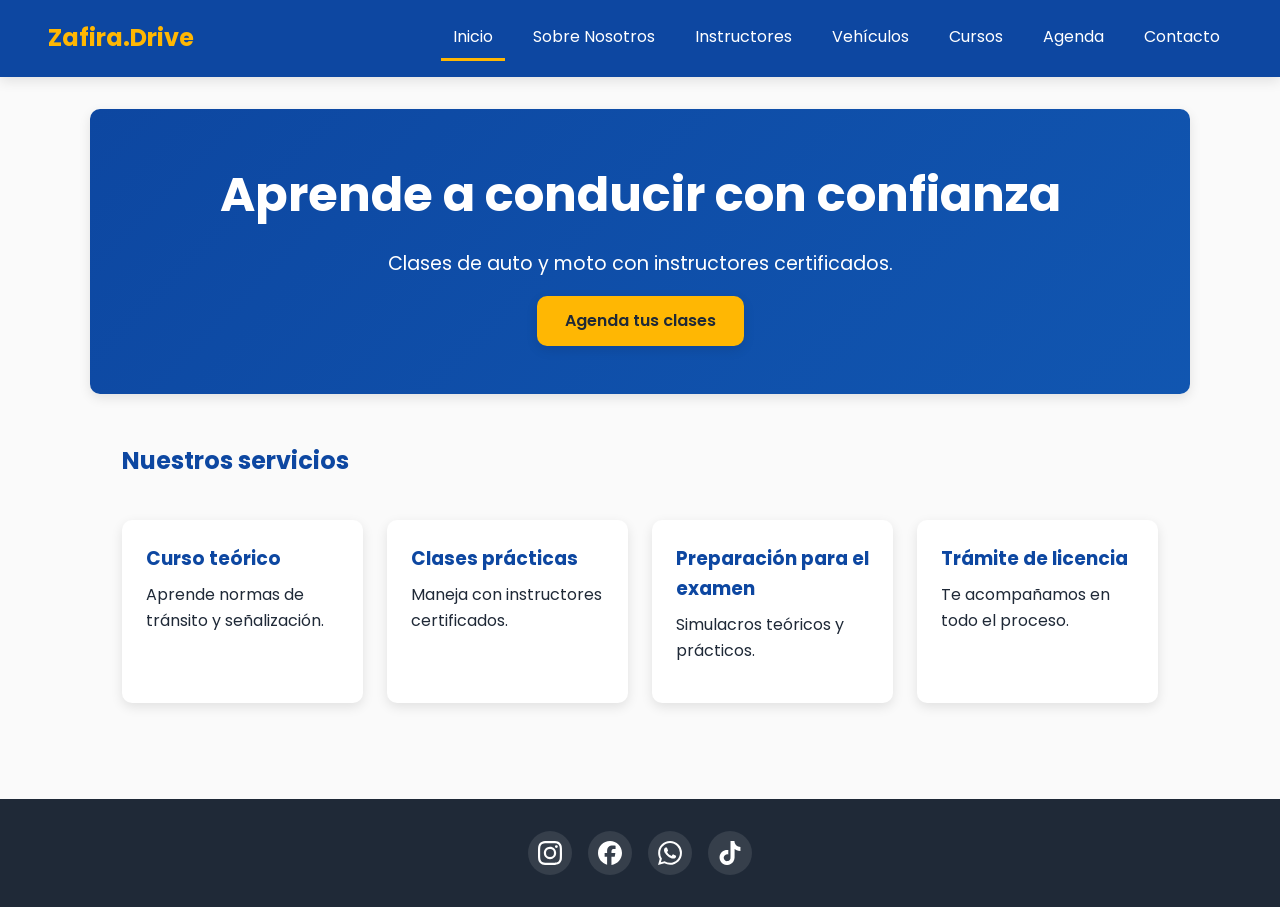
<file: index.html>
<!DOCTYPE html>
<html lang="es">
<head>
    <meta charset="UTF-8">
    <meta name="viewport" content="width=device-width, initial-scale=1.0">
    <title>Zafira Academia de Manejo</title>
    <link rel="preconnect" href="https://fonts.googleapis.com">
    <link rel="preconnect" href="https://fonts.gstatic.com" crossorigin>
    <link href="https://fonts.googleapis.com/css2?family=Poppins:wght@400;600;700&display=swap" rel="stylesheet">
    <link rel="stylesheet" href="css/reset.css">
    <link rel="stylesheet" href="css/variables.css">
    <link rel="stylesheet" href="css/layout.css">
    <link rel="stylesheet" href="css/styles.css">
</head>
<body>
    <header>
        <div class="logo">
            <span>Zafira.Drive</span>
        </div>
        <nav aria-label="Navegación principal">
            <ul>
                <li><a href="index.html" aria-current="page">Inicio</a></li>
                <li><a href="sobre.html">Sobre Nosotros</a></li>
                <li><a href="instructores.html">Instructores</a></li>
                <li><a href="vehiculos.html">Vehículos</a></li>
                <li><a href="cursos.html">Cursos</a></li>
                <li><a href="agenda.html">Agenda</a></li>
                <li><a href="contacto.html">Contacto</a></li>
            </ul>
        </nav>
    </header>
    <main>
        <section class="hero">
            <h1>Aprende a conducir con confianza</h1>
            <p>Clases de auto y moto con instructores certificados.</p>
            <a class="btn" href="agenda.html">Agenda tus clases</a>
        </section>
        <section class="servicios">
            <h2>Nuestros servicios</h2>
            <article>
                <h3>Curso teórico</h3>
                <p>Aprende normas de tránsito y señalización.</p>
            </article>
            <article>
                <h3>Clases prácticas</h3>
                <p>Maneja con instructores certificados.</p>
            </article>
            <article>
                <h3>Preparación para el examen</h3>
                <p>Simulacros teóricos y prácticos.</p>
            </article>
            <article>
                <h3>Trámite de licencia</h3>
                <p>Te acompañamos en todo el proceso.</p>
            </article>
        </section>
    </main>
    <footer>
        <ul class="redes">
            <li>
                <a href="https://www.instagram.com/" aria-label="Instagram de Zafira Academia de Manejo">
                    <img src="assets/icons/instagram.svg" alt="" width="24" height="24">
                </a>
           </li>
           <li>
                <a href="https://www.facebook.com/" aria-label="Facebook de Zafira Academia de Manejo">
                    <img src="assets/icons/facebook.svg" alt="" width="24" height="24">
                </a>
            </li>
            <li>
                <a href="https://wa.me/" aria-label="WhatsApp de Zafira Academia de Manejo">
                    <img src="assets/icons/whatsapp.svg" alt="" width="24" height="24">
                </a>
            </li>
            <li>
                <a href="https://www.tiktok.com/" aria-label="TikTok de Zafira Academia de Manejo">
                    <img src="assets/icons/tiktok.svg" alt="" width="24" height="24">
                </a>
            </li>
        </ul>
    </footer>
</body>
</html>
</file>
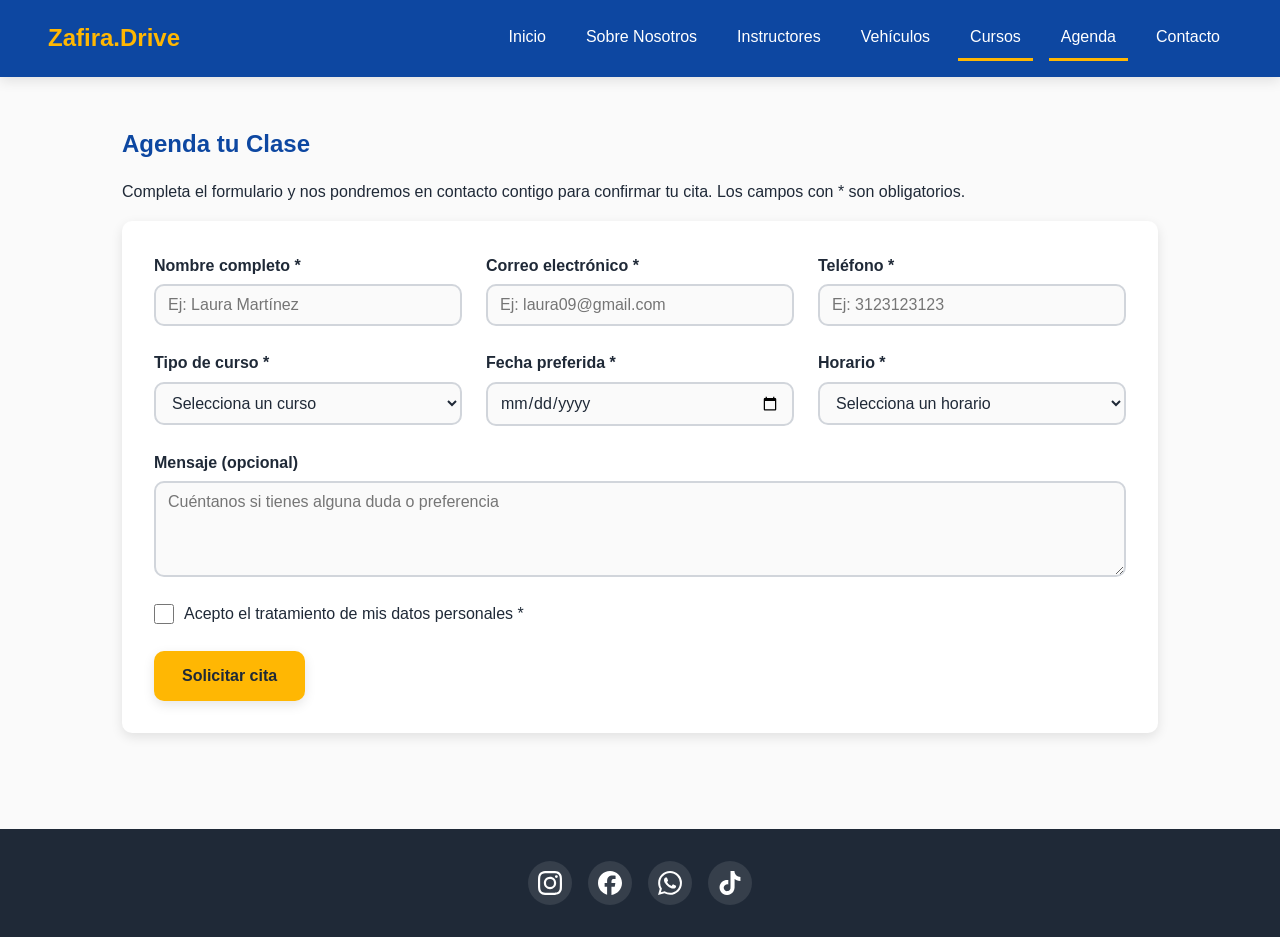
<file: agenda.html>
<!DOCTYPE html>
<html lang="es">
<head>
    <meta charset="UTF-8">
    <meta name="viewport" content="width=device-width, initial-scale=1.0">
    <title>Agenda | Zafira Academia de Manejo</title>
    <link rel="stylesheet" href="css/reset.css">
    <link rel="stylesheet" href="css/variables.css">
    <link rel="stylesheet" href="css/layout.css">
    <link rel="stylesheet" href="css/styles.css">
</head>
<body>
    <header>
        <div class="logo">
            <span>Zafira.Drive</span>
        </div>
        <nav aria-label="Navegación principal">
            <ul>
                <li><a href="index.html">Inicio</a></li>
                <li><a href="sobre.html">Sobre Nosotros</a></li>
                <li><a href="instructores.html">Instructores</a></li>
                <li><a href="vehiculos.html">Vehículos</a></li>
                <li><a href="cursos.html" aria-current="page">Cursos</a></li>
                <li><a href="agenda.html" aria-current="page">Agenda</a></li>
                <li><a href="contacto.html">Contacto</a></li>
            </ul>
        </nav>
    </header>
    <main>
        <section class="agenda">
            <h1>Agenda tu Clase</h1>
            <p>Completa el formulario y nos pondremos en contacto contigo para confirmar tu cita. Los campos con * son obligatorios.</p>
            <form action="#" method="post">
                <div class="campo">
                    <label for="nombre">Nombre completo *</label>
                    <input type="text" id="nombre" name="nombre" placeholder="Ej: Laura Martínez" required>
                </div>
                <div class="campo">
                    <label for="correo">Correo electrónico *</label>
                    <input type="email" id="correo" name="correo" placeholder="Ej: laura09@gmail.com" required>
                </div>
                <div class="campo">
                    <label for="telefono">Teléfono *</label>
                    <input type="tel" id="telefono" name="telefono" placeholder="Ej: 3123123123" pattern="[0-9]{10}" title="Escribe 10 números, sin espacios" required>
                </div>
                <div class="campo">
                    <label for="tipo">Tipo de curso *</label>
                    <select id="tipo" name="tipo" required>
                        <option value="">Selecciona un curso</option>
                        <option value="basico-auto">Básico Auto</option>
                        <option value="completo-auto">Completo Auto</option>
                        <option value="moto-esencial">Moto Esencial</option>
                        <option value="perfeccionamiento">Perfeccionamiento</option>
                    </select>
                </div>
                <div class="campo">
                        <label for="fecha">Fecha preferida *</label>
                        <input type="date" id="fecha" name="fecha" required>
                </div>
                <div class="campo">
                    <label for="horario">Horario *</label>
                    <select id="horario" name="horario" required>
                        <option value="">Selecciona un horario</option>
                        <option value="manana">Mañana</option>
                        <option value="tarde">Tarde</option>
                    </select>
                </div>
                <div class="campo campo-completo">
                    <label for="mensaje">Mensaje (opcional)</label>
                    <textarea id="mensaje" name="mensaje" rows="4" placeholder="Cuéntanos si tienes alguna duda o preferencia"></textarea>
                </div>
                <div class="campo campo-completo campo-check">
                    <input type="checkbox" id="acepta" name="acepta" required>
                    <label for="acepta">Acepto el tratamiento de mis datos personales *</label>
                </div>
                <div class="campo-completo">
                    <a class="btn" href="contacto.html">Solicitar cita</a>
                </div>
            </form>
        </section>
    </main>
    <footer>
        <ul class="redes">
            <li>
                <a href="https://www.instagram.com/" aria-label="Instagram de Zafira Academia de Manejo">
                    <img src="assets/icons/instagram.svg" alt="" width="24" height="24">
                </a>
           </li>
           <li>
                <a href="https://www.facebook.com/" aria-label="Facebook de Zafira Academia de Manejo">
                    <img src="assets/icons/facebook.svg" alt="" width="24" height="24">
                </a>
            </li>
            <li>
                <a href="https://wa.me/" aria-label="WhatsApp de Zafira Academia de Manejo">
                    <img src="assets/icons/whatsapp.svg" alt="" width="24" height="24">
                </a>
            </li>
            <li>
                <a href="https://www.tiktok.com/" aria-label="TikTok de Zafira Academia de Manejo">
                    <img src="assets/icons/tiktok.svg" alt="" width="24" height="24">
                </a>
            </li>
        </ul>
    </footer>
</body>
</html>
</file>
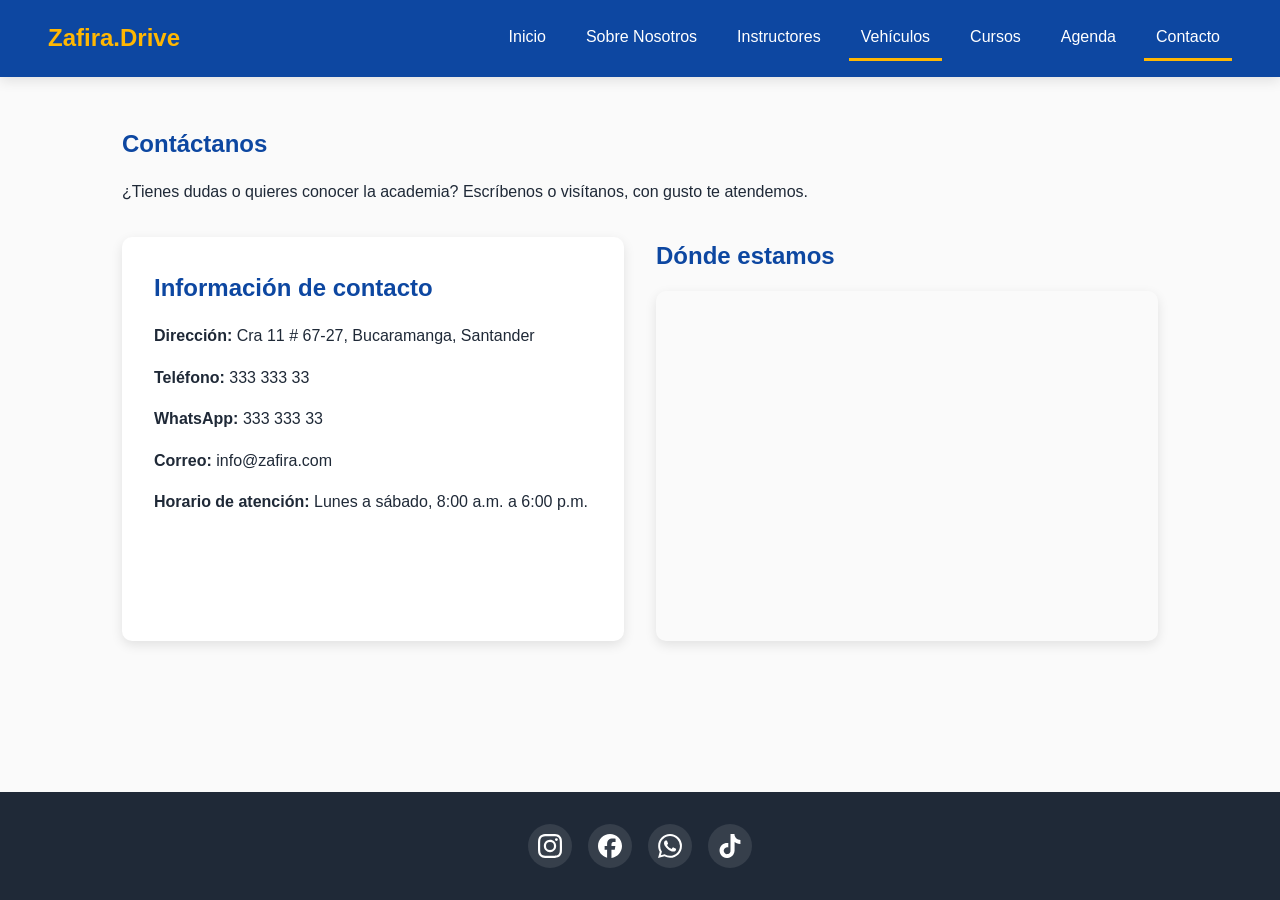
<file: contacto.html>
<!DOCTYPE html>
<html lang="es">
<head>
    <meta charset="UTF-8">
    <meta name="viewport" content="width=device-width, initial-scale=1.0">
    <title>Contacto | Zafira Academia de Manejo</title>
    <link rel="stylesheet" href="css/reset.css">
    <link rel="stylesheet" href="css/variables.css">
    <link rel="stylesheet" href="css/layout.css">
    <link rel="stylesheet" href="css/styles.css">
</head>
<body>
    <header>
        <div class="logo">
            <span>Zafira.Drive</span>
        </div>
        <nav aria-label="Navegación principal">
            <ul>
                <li><a href="index.html">Inicio</a></li>
                <li><a href="sobre.html">Sobre Nosotros</a></li>
                <li><a href="instructores.html">Instructores</a></li>
                <li><a href="vehiculos.html" aria-current="page">Vehículos</a></li>
                <li><a href="cursos.html">Cursos</a></li>
                <li><a href="agenda.html">Agenda</a></li>
                <li><a href="contacto.html" aria-current="page">Contacto</a></li>
            </ul>
        </nav>
    </header>
    <main>
        <section>
            <h1>Contáctanos</h1>
            <p>¿Tienes dudas o quieres conocer la academia? Escríbenos o visítanos, con gusto te atendemos.</p>
            <div class="contacto-columnas">
                <div class="info-contacto">
                    <h2>Información de contacto</h2>
                    <address>
                        <p><strong>Dirección: </strong>Cra 11 # 67-27, Bucaramanga, Santander</p>
                        <p><strong>Teléfono: </strong>333 333 33</p>
                        <p><strong>WhatsApp: </strong>333 333 33</p>
                        <p><strong>Correo: </strong>info@zafira.com</p>
                        <p><strong>Horario de atención: </strong>Lunes a sábado, 8:00 a.m. a 6:00 p.m.</p>
                    </address>
                </div>
                <div class="mapa">
                    <h2>Dónde estamos</h2>
                    <iframe src="https://www.google.com/maps/embed?pb=!1m18!1m12!1m3!1d3959.2427573370583!2d-73.12146012468148!3d7.0978372929052576!2m3!1f0!2f0!3f0!3m2!1i1024!2i768!4f13.1!3m3!1m2!1s0x8e683fb8e0f8fb49%3A0x94b413d22e1718af!2sCra.%2011%20%2367-27%2C%20Bucaramanga%2C%20Santander!5e0!3m2!1ses!2sco!4v1795526819028!5m2!1ses!2sco" allowfullscreen="" loading="lazy" referrerpolicy="strict-origin-when-cross-origin" title="Mapa con la ubicación de Zafira Academia de Manejo" loading="lazy"></iframe>
                </div>
            </div>
        </section>
    </main>
    <footer>
       <ul class="redes">
            <li>
                <a href="https://www.instagram.com/" aria-label="Instagram de Zafira Academia de Manejo">
                    <img src="assets/icons/instagram.svg" alt="" width="24" height="24">
                </a>
           </li>
           <li>
                <a href="https://www.facebook.com/" aria-label="Facebook de Zafira Academia de Manejo">
                    <img src="assets/icons/facebook.svg" alt="" width="24" height="24">
                </a>
            </li>
            <li>
                <a href="https://wa.me/" aria-label="WhatsApp de Zafira Academia de Manejo">
                    <img src="assets/icons/whatsapp.svg" alt="" width="24" height="24">
                </a>
            </li>
            <li>
                <a href="https://www.tiktok.com/" aria-label="TikTok de Zafira Academia de Manejo">
                    <img src="assets/icons/tiktok.svg" alt="" width="24" height="24">
                </a>
            </li>
        </ul>
    </footer>
</body>
</html>
</file>
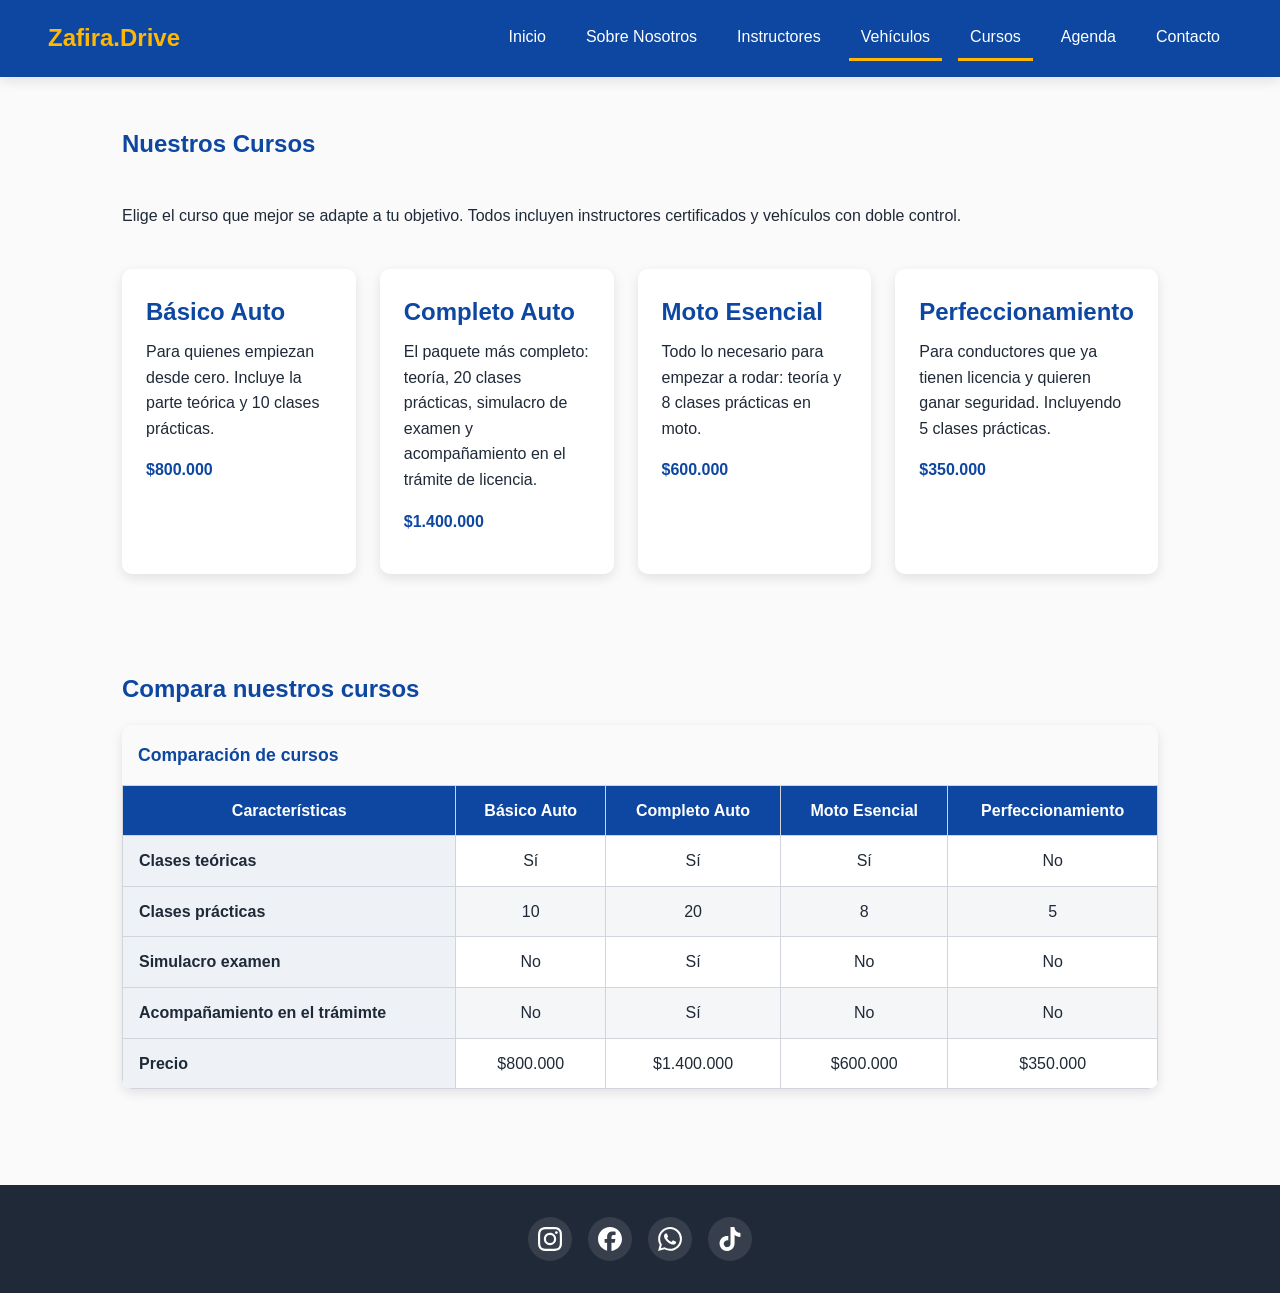
<file: cursos.html>
<!DOCTYPE html>
<html lang="es">
<head>
    <meta charset="UTF-8">
    <meta name="viewport" content="width=device-width, initial-scale=1.0">
    <title>Cursos | Zafira Academia de Manejo</title>
    <link rel="stylesheet" href="css/reset.css">
    <link rel="stylesheet" href="css/variables.css">
    <link rel="stylesheet" href="css/layout.css">
    <link rel="stylesheet" href="css/styles.css">
</head>
<body>
    <header>
        <div class="logo">
            <span>Zafira.Drive</span>
        </div>
        <nav aria-label="Navegación principal">
            <ul>
                <li><a href="index.html">Inicio</a></li>
                <li><a href="sobre.html">Sobre Nosotros</a></li>
                <li><a href="instructores.html">Instructores</a></li>
                <li><a href="vehiculos.html" aria-current="page">Vehículos</a></li>
                <li><a href="cursos.html" aria-current="page">Cursos</a></li>
                <li><a href="agenda.html">Agenda</a></li>
                <li><a href="contacto.html">Contacto</a></li>
            </ul>
        </nav>
    </header>
    <main>
        <section class="cursos">
            <h1>Nuestros Cursos</h1>
            <p>Elige el curso que mejor se adapte a tu objetivo. Todos incluyen instructores certificados y vehículos con doble control.</p>
            <article>
                <h2>Básico Auto</h2>
                <p>Para quienes empiezan desde cero. Incluye la parte teórica y 10 clases prácticas.</p>
                <p><strong>$800.000</strong></p>
            </article>
            <article>
                <h2>Completo Auto</h2>
                <p>El paquete más completo: teoría, 20 clases prácticas, simulacro de examen y acompañamiento en el trámite de licencia.</p>
                <p><strong>$1.400.000</strong></p>
            </article>
            <article>
                <h2>Moto Esencial</h2>
                <p>Todo lo necesario para empezar a rodar: teoría y 8 clases prácticas en moto.</p>
                <p><strong>$600.000</strong></p>
            </article>
            <article>
                <h2>Perfeccionamiento</h2>
                <p>Para conductores que ya tienen licencia y quieren ganar seguridad. Incluyendo 5 clases prácticas.</p>
                <p><strong>$350.000</strong></p>
            </article>
        </section>
        <section class="comparativa">
            <h2>Compara nuestros cursos</h2>
            <div class="tabla-scroll" tabindex="0" role="region" aria-label="Tabla comparativa de cursos">
                <table>
                    <caption>Comparación de cursos</caption>
                    <thead>
                        <tr>
                            <th scope="col">Características</th>
                            <th scope="col">Básico Auto</th>
                            <th scope="col">Completo Auto</th>
                            <th scope="col">Moto Esencial</th>
                            <th scope="col">Perfeccionamiento</th>
                        </tr>
                    </thead>
                    <tbody>
                        <tr>
                            <th scope="row">Clases teóricas</th>
                            <td>Sí</td>
                            <td>Sí</td>
                            <td>Sí</td>
                            <td>No</td>
                        </tr>
                        <tr>
                            <th scope="row">Clases prácticas</th>
                            <td>10</td>
                            <td>20</td>
                            <td>8</td>
                            <td>5</td>
                        </tr>
                        <tr>
                            <th scope="row">Simulacro examen</th>
                            <td>No</td>
                            <td>Sí</td>
                            <td>No</td>
                            <td>No</td>
                        </tr>
                        <tr>
                            <th scope="row">Acompañamiento en el trámimte</th>
                            <td>No</td>
                            <td>Sí</td>
                            <td>No</td>
                            <td>No</td>
                        </tr>
                        <tr>
                            <th scope="row">Precio</th>
                            <td>$800.000</td>
                            <td>$1.400.000</td>
                            <td>$600.000</td>
                            <td>$350.000</td>
                        </tr>
                    </tbody>
                </table>
            </div>
        </section>
    </main>
    <footer>
        <ul class="redes">
            <li>
                <a href="https://www.instagram.com/" aria-label="Instagram de Zafira Academia de Manejo">
                    <img src="assets/icons/instagram.svg" alt="" width="24" height="24">
                </a>
           </li>
           <li>
                <a href="https://www.facebook.com/" aria-label="Facebook de Zafira Academia de Manejo">
                    <img src="assets/icons/facebook.svg" alt="" width="24" height="24">
                </a>
            </li>
            <li>
                <a href="https://wa.me/" aria-label="WhatsApp de Zafira Academia de Manejo">
                    <img src="assets/icons/whatsapp.svg" alt="" width="24" height="24">
                </a>
            </li>
            <li>
                <a href="https://www.tiktok.com/" aria-label="TikTok de Zafira Academia de Manejo">
                    <img src="assets/icons/tiktok.svg" alt="" width="24" height="24">
                </a>
            </li>
        </ul>
    </footer>
</body>
</html>
</file>
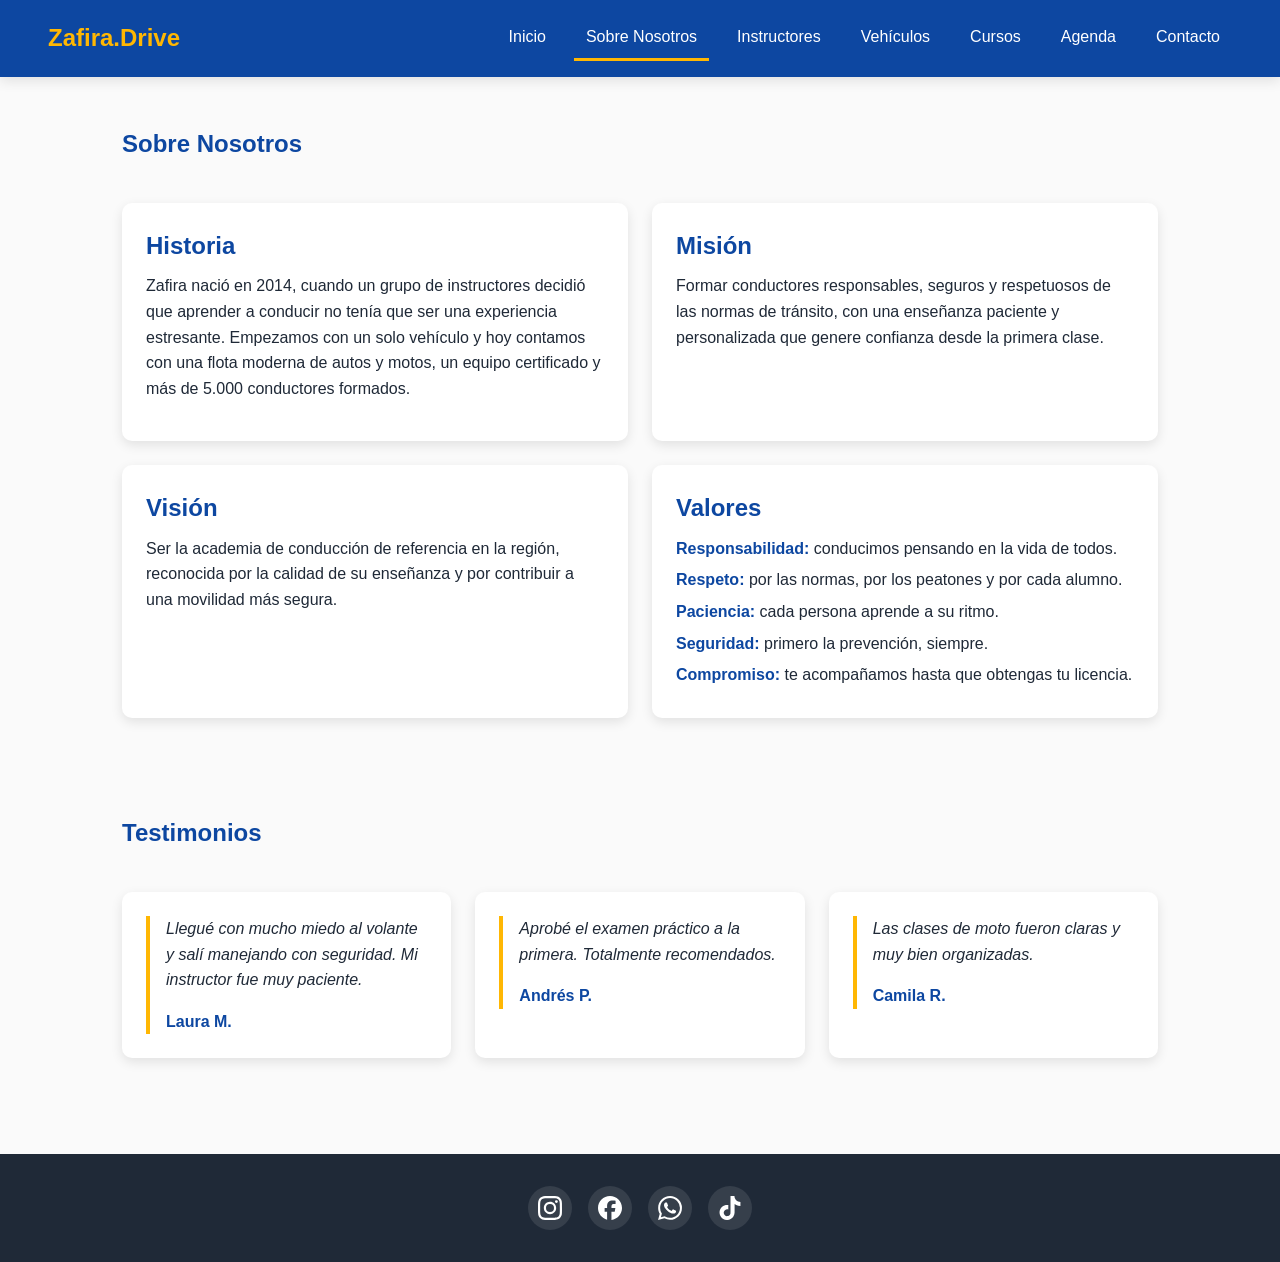
<file: sobre.html>
<!DOCTYPE html>
<html lang="es">
<head>
    <meta charset="UTF-8">
    <meta name="viewport" content="width=device-width, initial-scale=1.0">
    <title>Sobre Nosotros | Zafira Academia de Manejo</title>
    <link rel="stylesheet" href="css/reset.css">
    <link rel="stylesheet" href="css/variables.css">
    <link rel="stylesheet" href="css/layout.css">
    <link rel="stylesheet" href="css/styles.css">
</head>
<body>
    <header>
        <div class="logo">
            <span>Zafira.Drive</span>
        </div>
        <nav aria-label="Navegación principal">
            <ul>
                <li><a href="index.html">Inicio</a></li>
                <li><a href="sobre.html" aria-current="page">Sobre Nosotros</a></li>
                <li><a href="instructores.html">Instructores</a></li>
                <li><a href="vehiculos.html">Vehículos</a></li>
                <li><a href="cursos.html">Cursos</a></li>
                <li><a href="agenda.html">Agenda</a></li>
                <li><a href="contacto.html">Contacto</a></li>
            </ul>
        </nav>
    </header>
    <main>
        <section class="nosotros">
            <h1>Sobre Nosotros</h1>
            <article>
                <h2>Historia</h2>
                <p>Zafira nació en 2014, cuando un grupo de instructores decidió que aprender a conducir no tenía que ser una experiencia estresante. Empezamos con un solo vehículo y hoy contamos con una flota moderna de autos y motos, un equipo certificado y más de 5.000 conductores formados.</p>
            </article>
            <article>
                <h2>Misión</h2>
                <p>Formar conductores responsables, seguros y respetuosos de las normas de tránsito, con una enseñanza paciente y personalizada que genere confianza desde la primera clase.</p>
            </article>
            <article>
                <h2>Visión</h2>
                <p>Ser la academia de conducción de referencia en la región, reconocida por la calidad de su enseñanza y por contribuir a una movilidad más segura.</p>
            </article>
            <article>
                <h2>Valores</h2>
                <ul>
                    <li><strong>Responsabilidad:</strong> conducimos pensando en la vida de todos.</li>
                    <li><strong>Respeto:</strong> por las normas, por los peatones y por cada alumno.</li>
                    <li><strong>Paciencia:</strong> cada persona aprende a su ritmo.</li>
                    <li><strong>Seguridad:</strong> primero la prevención, siempre.</li>
                    <li><strong>Compromiso:</strong> te acompañamos hasta que obtengas tu licencia.</li>
            </article>
        </section>
        <section class="testimonios">
            <h2>Testimonios</h2>
            <article>
                <blockquote>
                    <p>Llegué con mucho miedo al volante y salí manejando con seguridad. Mi instructor fue muy paciente.</p>
                    <cite>Laura M.</cite>
                </blockquote>
            </article>
            <article>
                <blockquote>
                    <p>Aprobé el examen práctico a la primera. Totalmente recomendados.</p>
                    <cite>Andrés P.</cite>
                </blockquote>
            </article>
            <article>
                <blockquote>
                    <p>Las clases de moto fueron claras y muy bien organizadas.</p>
                    <cite>Camila R.</cite>
                </blockquote>
            </article>
        </section>
    </main>
    <footer>
        <ul class="redes">
            <li>
                <a href="https://www.instagram.com/" aria-label="Instagram de Zafira Academia de Manejo">
                    <img src="assets/icons/instagram.svg" alt="" width="24" height="24">
                </a>
           </li>
           <li>
                <a href="https://www.facebook.com/" aria-label="Facebook de Zafira Academia de Manejo">
                    <img src="assets/icons/facebook.svg" alt="" width="24" height="24">
                </a>
            </li>
            <li>
                <a href="https://wa.me/" aria-label="WhatsApp de Zafira Academia de Manejo">
                    <img src="assets/icons/whatsapp.svg" alt="" width="24" height="24">
                </a>
            </li>
            <li>
                <a href="https://www.tiktok.com/" aria-label="TikTok de Zafira Academia de Manejo">
                    <img src="assets/icons/tiktok.svg" alt="" width="24" height="24">
                </a>
            </li>
        </ul>
    </footer>
</body>
</html>
</file>
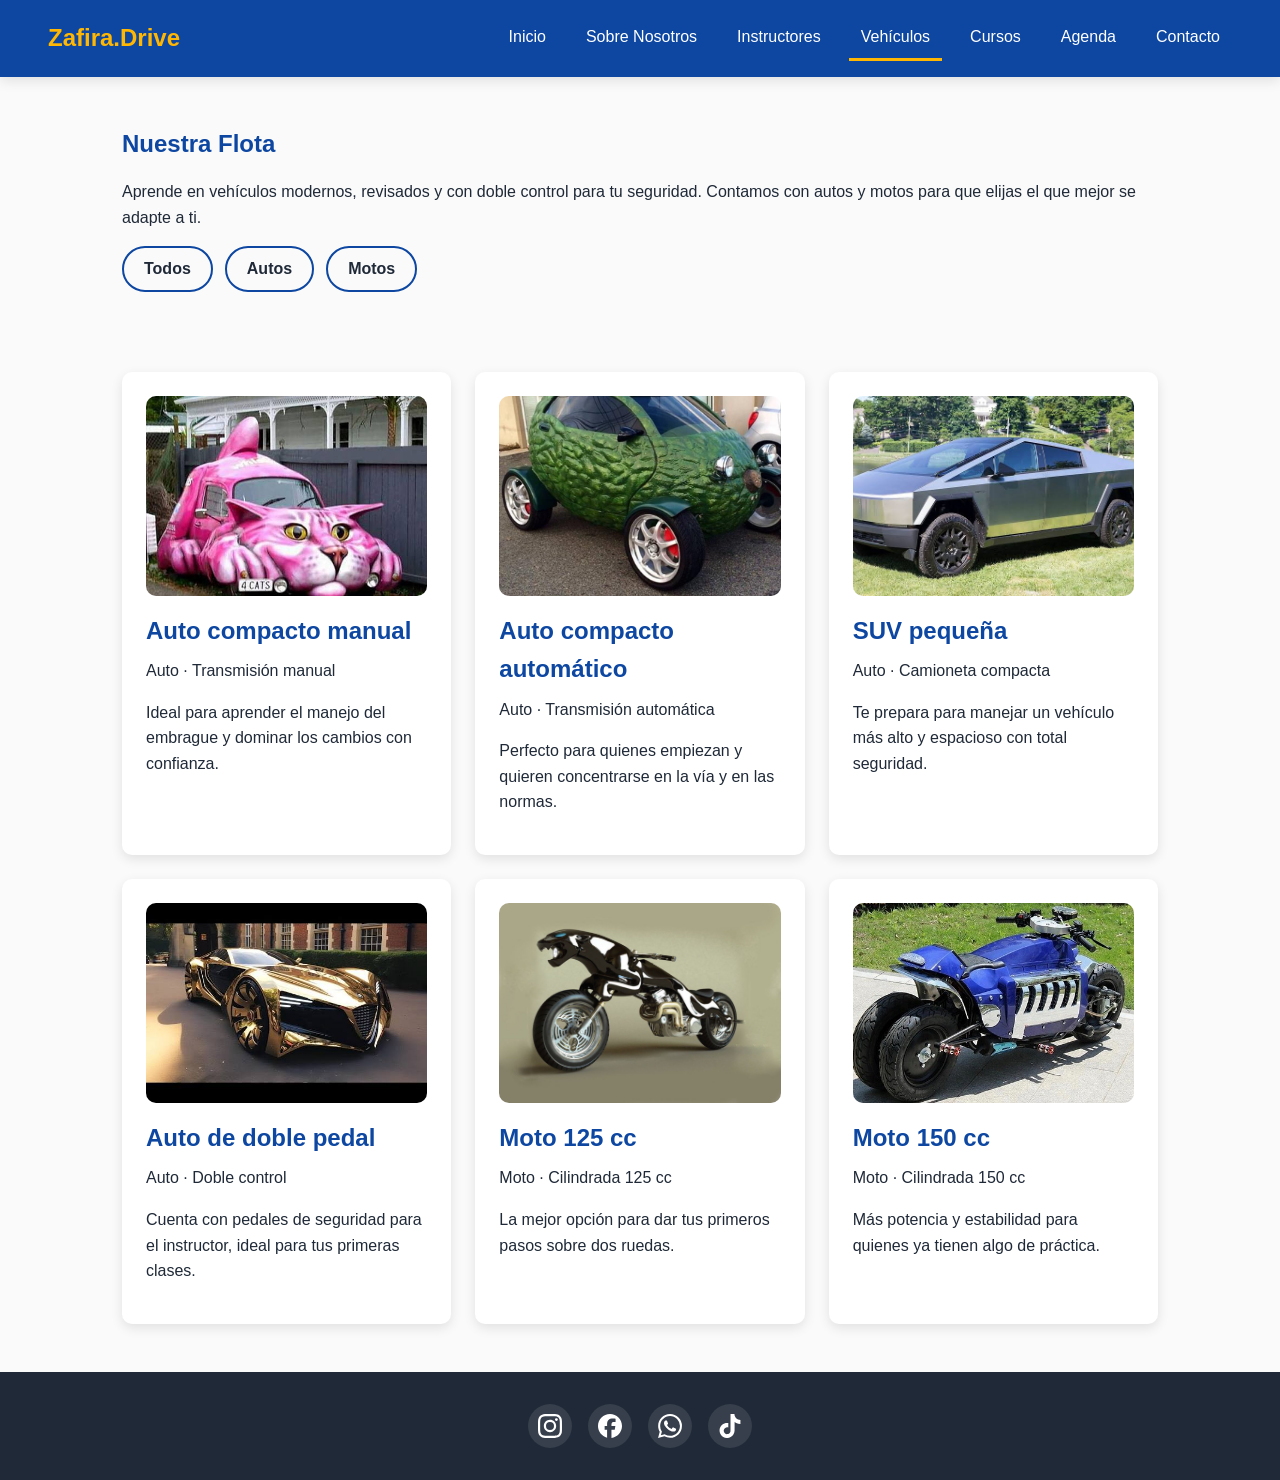
<file: vehiculos.html>
<!DOCTYPE html>
<html lang="es">
<head>
    <meta charset="UTF-8">
    <meta name="viewport" content="width=device-width, initial-scale=1.0">
    <title>Vehículos | Zafira Academia de Manejo</title>
    <link rel="stylesheet" href="css/reset.css">
    <link rel="stylesheet" href="css/variables.css">
    <link rel="stylesheet" href="css/layout.css">
    <link rel="stylesheet" href="css/styles.css">
</head>
<body>
    <header>
        <div class="logo">
            <span>Zafira.Drive</span>
        </div>
        <nav aria-label="Navegación principal">
            <ul>
                <li><a href="index.html">Inicio</a></li>
                <li><a href="sobre.html">Sobre Nosotros</a></li>
                <li><a href="instructores.html">Instructores</a></li>
                <li><a href="vehiculos.html" aria-current="page">Vehículos</a></li>
                <li><a href="cursos.html">Cursos</a></li>
                <li><a href="agenda.html">Agenda</a></li>
                <li><a href="contacto.html">Contacto</a></li>
            </ul>
        </nav>
    </header>
    <main>
       <section class="filtros">
            <h1>Nuestra Flota</h1>
            <p>Aprende en vehículos modernos, revisados y con doble control para tu seguridad. Contamos con autos y motos para que elijas el que mejor se adapte a ti.</p>
            <nav aria-label="Filtros de vehículos">
                <ul>
                    <li><a href="vehiculos.html">Todos</a></li>
                    <li><a href="vehiculos.html">Autos</a></li>
                    <li><a href="vehiculos.html">Motos</a></li>
                </ul>
            </nav>
       </section>
       <div class="galeria">
            <article>
                <img src="assets/img/auto-manual.jpg" alt="Vehículo con forma de gato color rosa en un vecindario">
                <h2>Auto compacto manual</h2>
                <p>Auto · Transmisión manual</p>
                <p>Ideal para aprender el manejo del embrague y dominar los cambios con confianza.</p>
                
            </article>
            <article>
                <img src="assets/img/automatico.jpg" alt="Vehículo con forma de aguacate color verde en un parking">
                <h2>Auto compacto automático</h2>
                <p>Auto · Transmisión automática</p>
                <p>Perfecto para quienes empiezan y quieren concentrarse en la vía y en las normas.</p>
                
            </article>
            <article> 
                <img src="assets/img/suv.jpg" alt="Vehículo cybertruck color metalizado en un campo verde con árboles">
                <h2>SUV pequeña</h2>
                <p>Auto · Camioneta compacta</p>
                <p>Te prepara para manejar un vehículo más alto y espacioso con total seguridad.</p>
                
            </article>
            <article>
                <img src="assets/img/auto-doble-pedal.jpg" alt="Vehículo de lujo color dorado frente a un hotel">
                <h2>Auto de doble pedal</h2>
                <p>Auto · Doble control</p>
                <p>Cuenta con pedales de seguridad para el instructor, ideal para tus primeras clases.</p>
                
            </article>
            <article>
                <img src="assets/img/moto125.jpg" alt="moto con forma de pantera color negro en fondo gris">
                <h2>Moto 125 cc</h2>
                <p>Moto · Cilindrada 125 cc</p>
                <p>La mejor opción para dar tus primeros pasos sobre dos ruedas.</p>
                
            </article>
            <article>
                <img src="assets/img/moto-150.jpg" alt="d">
                <h2>Moto 150 cc</h2>
                <p>Moto · Cilindrada 150 cc</p>
                <p>Más potencia y estabilidad para quienes ya tienen algo de práctica.</p>
                
            </article>
       </div>
    </main>
    <footer>
        <ul class="redes">
            <li>
                <a href="https://www.instagram.com/" aria-label="Instagram de Zafira Academia de Manejo">
                    <img src="assets/icons/instagram.svg" alt="" width="24" height="24">
                </a>
           </li>
           <li>
                <a href="https://www.facebook.com/" aria-label="Facebook de Zafira Academia de Manejo">
                    <img src="assets/icons/facebook.svg" alt="" width="24" height="24">
                </a>
            </li>
            <li>
                <a href="https://wa.me/" aria-label="WhatsApp de Zafira Academia de Manejo">
                    <img src="assets/icons/whatsapp.svg" alt="" width="24" height="24">
                </a>
            </li>
            <li>
                <a href="https://www.tiktok.com/" aria-label="TikTok de Zafira Academia de Manejo">
                    <img src="assets/icons/tiktok.svg" alt="" width="24" height="24">
                </a>
            </li>
        </ul>
    </footer>
</body>
</html>
</file>
<file: css/variables.css>
:root{
    --primary: #0d47a1; /*marca*/
    --secondary: #ffb703; /*botones y detalles*/
    --accent: #06d6a0; /*acentos*/
    --text: #1f2937; /*texto*/
    --bg: #fafafa; /*fondo*/
    --white: #ffffff;
    
    --space: 16px; /*espacio base*/
    --radius: 10px; /*esquinas redondas*/
    --shadow: 0 4px 12px rgba(0,0,0,0.1); /*sombrea suave*/

    --font: 'Poppins', sans-serif;
}
</file>
<file: css/layout.css>
header{
    display: flex;
    justify-content: space-between;
    align-items: center;
    flex-wrap: wrap;
    gap: var(--space);
    padding: var(--space) calc(var(--space)*2);
    background-color: var(--primary);
    box-shadow: var(--shadow);
}
.logo span{
    font-size: 1.5rem;
    font-weight: 700;
    color: var(--secondary);
}
header nav ul{
    display: flex;
    flex-wrap: wrap;
    gap: var(--space);
}
header nav a{
    display: block;
    padding: 8px 12px;
    color: var(--white);
    border-radius: var(--radius);
    transition: background-color 0.3s, color 0.3s;
}
header nav a:hover,
header nav a:focus-visible{
    background-color: var(--secondary);
    color: var(--text);
}
header nav a[aria-current="page"]{
    border-bottom: 3px solid var(--secondary);
    border-radius: var(--radius) var(--radius) 0 0;
}
main section{
    max-width: 1100px;
    margin: 0 auto;
    padding: calc(var(--space)*3)calc(var(--space)*2);
}
main h1,
main h2{
    color: var(--primary);
    margin-bottom: var(--space);
}
main p{
    margin-bottom: var(--space);
}
footer{
    display: flex;
    flex-direction: column;
    align-items: center;
    gap: 8px;
    margin-top: calc(var(--space)*3);
    padding: calc(var(--space)*2);
    background-color: var(--text);
    color: var(--white);
    text-align: center;
    font-size: 0.9rem;
}
.redes{
    display: flex;
    gap: var(--space);
}
.redes a{
    display: flex;
    align-items: center;
    justify-content: center;
    width: 44px;
    height: 44px;
    border-radius: 50%;
    background-color: rgba(255, 255, 255, 0.1);
    transition: background-color 0.3s, transform 0.3s;
}
.redes img {
    filter: brightness(0) invert(1);
}
.redes a:hover,
.redes a:focus-visible{
    background-color: var(--secondary);
    transform: translateY(-3px);
}
.redes a:hover img,
.redes a:focus-visible img {
    filter: brightness(0);
}
body{
    min-height: 100vh;
    display: flex;
    flex-direction: column;
}
main {
    flex: 1;
}
</file>
<file: css/styles.css>
body{
    font-family: var(--font);
    color: var(--text);
    background-color: var(--bg);
    line-height: 1.6;
}
.btn{
    display: inline-block;
    padding: 12px 28px;
    background-color: var(--secondary);
    color: var(--text);
    font-weight: 600; 
    border-radius: var(--radius);
    box-shadow: var(--shadow);
    transition: transform 0.3s, box-shadow 0.3;
}
.btn:hover,
.btn:focus-visible{
    transform: translateY(-3px);
    box-shadow: 0 8px 18px rgba(0,0,0,0.2);
}
.btn:active{
    transform: translateY(0);
}
.hero{
    margin-top: calc(var(--space) * 2);
    text-align: center;
    background: linear-gradient(135deg, var(--primary), #1565C0);
    border-radius: var(--radius);
    box-shadow: var(--shadow);
}
.hero h1{
    font-size: 2.5rem;
    color: var(--white);
}
.hero p {
    font-size: 1.2rem;
    color: var(--white);
}
.servicios,
.nosotros,
.testimonios,
.instructores,
.cursos,
.galeria{
    display: grid;
    grid-template-columns: repeat(auto-fit, minmax(240px, 1fr));
    gap: calc(var(--space) * 1.5);
}
.servicios > :not(article),
.nosotros > :not(article),
.testimonios > :not(article),
.instructores > :not(article),
.cursos > :not(article) {
    grid-column: 1 / -1;
}
.galeria{
    max-width: 1100px;
    margin: 0 auto;
    padding: 0 calc(var(--space) * 2);
}
article{
    background-color: var(--white);
    border-radius: var(--radius);
    box-shadow: var(--shadow);
    padding: calc(var(--space) * 1.5);
    transition: transform 0.3s, box-shadow 0.3s;
}
article:hover {
    transform: translateY(-6px);
    box-shadow: 0 10px 24px rgba(0, 0, 0, 0.15);
}
article h2,
article h3 {
    color: var(--primary);
    margin-bottom: 8px;
}
article img {
    width: 100%;
    height: 200px;
    object-fit: cover;                  
    border-radius: var(--radius);
    margin-bottom: var(--space);
}
article strong {
    color: var(--primary);
}
.filtros ul {
    display: flex;
    flex-wrap: wrap;
    gap: 12px;
    margin-bottom: calc(var(--space) * 2);
}
.filtros a {
    display: block;
    padding: 8px 20px;
    border: 2px solid var(--primary);
    border-radius: 999px;               
    font-weight: 600;
    transition: background-color 0.3s, color 0.3s;
}
.filtros a:hover,
.filtros a:focus-visible{
    background-color: var(--primary);
    color: var(--white);
}
.tabla-scroll{
    overflow-x: auto;
    border-radius: var(--radius);
    box-shadow: var(--shadow);
}
table{
    width: 100%;
    min-width: 600px;                   
    border-collapse: collapse;          
    background-color: var(--white);
}
caption{
    padding: var(--space);
    font-weight: 600;
    font-size: 1.1rem;
    text-align: left;
    color: var(--primary);
}
th,
td{
    padding: 12px 16px;
    border: 1px solid #D1D5DB;          
    text-align: center;
}
thead th{
    background-color: var(--primary);
    color: var(--white);
}
tbody th{
    text-align: left;
    background-color: #EEF2F7;
}
tbody tr:nth-child(even) td {
    background-color: #F4F6F8;
}
tbody tr{
    transition: background-color 0.3s;
}
tbody tr:hover td {
    background-color: #FFF3CD;          
}
.agenda form{
    display: grid;
    grid-template-columns: repeat(auto-fit, minmax(260px, 1fr));
    gap: calc(var(--space) * 1.5);
    padding: calc(var(--space) * 2);
    background-color: var(--white);
    border-radius: var(--radius);
    box-shadow: var(--shadow);
}
.campo{
    display: flex;
    flex-direction: column;
    gap: 6px;
}
.campo-completo{
    grid-column: 1 / -1;
}
label{
    font-weight: 600;
}
input[type="text"],
input[type="email"],
input[type="tel"],
input[type="date"],
select,
textarea{
    width: 100%;
    padding: 10px 12px;
    font-family: inherit;
    font-size: 1rem;
    color: var(--text);
    background-color: var(--bg);
    border: 2px solid #D1D5DB;
    border-radius: var(--radius);
    transition: border-color 0.3s, box-shadow 0.3s;
}
textarea{
    resize: vertical; 
}
input:focus,
select:focus,
textarea:focus {
    outline: none;
    border-color: var(--primary);
    box-shadow: 0 0 0 3px rgba(13, 71, 161, 0.25);
}
.campo-check{
    flex-direction: row;
    align-items: center;
    gap: 10px;
}
.campo-check input{
    width: 20px;
    height: 20px;
    accent-color: var(--primary);  
}
.campo-check label{
    font-weight: 400;
}
.contacto-columnas{
    display: flex;
    flex-wrap: wrap;                
    gap: calc(var(--space) * 2);
    margin-top: calc(var(--space) * 2);
}
.info-contacto,
.mapa{
    flex: 1 1 300px;
}
.info-contacto{
    padding: calc(var(--space) * 2);
    background-color: var(--white);
    border-radius: var(--radius);
    box-shadow: var(--shadow);
}
address{
    font-style: normal;
}
.mapa iframe {
    width: 100%;
    height: 350px;
    border: 0;
    border-radius: var(--radius);
    box-shadow: var(--shadow);
}
blockquote{
    padding-left: var(--space);
    border-left: 4px solid var(--secondary);
    font-style: italic;
}
blockquote cite{
    display: block;
    margin-top: 8px;
    font-style: normal;
    font-weight: 600;
    color: var(--primary);
}
@keyframes subir{
    from {
        opacity: 0;
        transform: translateY(30px);
    }
    to {
        opacity: 1;
        transform: translateY(0);
    }
}
@keyframes fluir{
    0%   { background-position: 0% 50%; }
    50%  { background-position: 100% 50%; }
    100% { background-position: 0% 50%; }
}
@keyframes pulso{
    0%, 100% { box-shadow: 0 0 0 0 rgba(255, 183, 3, 0.6); }
    50%      { box-shadow: 0 0 0 14px rgba(255, 183, 3, 0); }
}
.hero{
    background-size: 200% 200%;
    animation: fluir 10s ease infinite;
}
.hero h1{
    animation: subir 0.8s ease-out backwards;
}
.hero p{
    animation: subir 0.8s ease-out 0.3s backwards;     /* espera 0.3s */
}
.hero .btn {
    animation: pulso 2.5s ease-in-out infinite;
}
.hero .btn:hover,
.hero .btn:focus-visible{
    animation: none;
}
article {
    animation: subir 0.6s ease-out backwards;
}
article:nth-of-type(1) { animation-delay: 0.1s; }
article:nth-of-type(2) { animation-delay: 0.25s; }
article:nth-of-type(3) { animation-delay: 0.4s; }
article:nth-of-type(4) { animation-delay: 0.55s; }
article:nth-of-type(5) { animation-delay: 0.7s; }
article:nth-of-type(n+6) { animation-delay: 0.85s; }
@media (prefers-reduced-motion: reduce){
    *,
    *::before,
    *::after {
        animation: none !important;
        transition: none !important;
    }
}
@media (max-width: 600px) {
    header {
        flex-direction: column;
        padding: var(--space);
        text-align: center;
    }
    header nav ul {
        justify-content: center;
        gap: 4px;
    }
    header nav a {
        padding: 6px 10px;
        font-size: 0.9rem;
    }
    main section {
        padding: calc(var(--space) * 2) var(--space);
    }
    .galeria {
        padding: 0 var(--space);
    }
    .hero h1 {
        font-size: 1.8rem;
    }
    .hero p {
        font-size: 1rem;
    }
    .servicios,
    .nosotros,
    .testimonios,
    .instructores,
    .cursos,
    .galeria,
    .agenda form {
        grid-template-columns: 1fr;
    }
    .agenda form {
        padding: var(--space);
    }
    article img {
        height: 180px;
    }
    .mapa iframe {
        height: 250px;
    }
}
@media (min-width: 601px) and (max-width: 992px) {
    header {
        padding: var(--space) calc(var(--space) * 1.5);
    }
    .hero h1 {
        font-size: 2.2rem;
    }
    .servicios,
    .nosotros,
    .testimonios,
    .instructores,
    .cursos,
    .galeria {
        grid-template-columns: repeat(2, 1fr);
    }
}
@media (min-width: 993px) {
    header{
        padding: var(--space) calc(var(--space) * 3);
    }
    .hero h1{
        font-size: 3rem;
    }
    .servicios,
    .instructores,
    .cursos{
        grid-template-columns: repeat(4, 1fr);
    }
    .nosotros{
        grid-template-columns: repeat(2, 1fr);
    }
    .testimonios,
    .galeria{
        grid-template-columns: repeat(3, 1fr);
    }
}
article ul li {
    margin-bottom: 6px;
}
</file>
